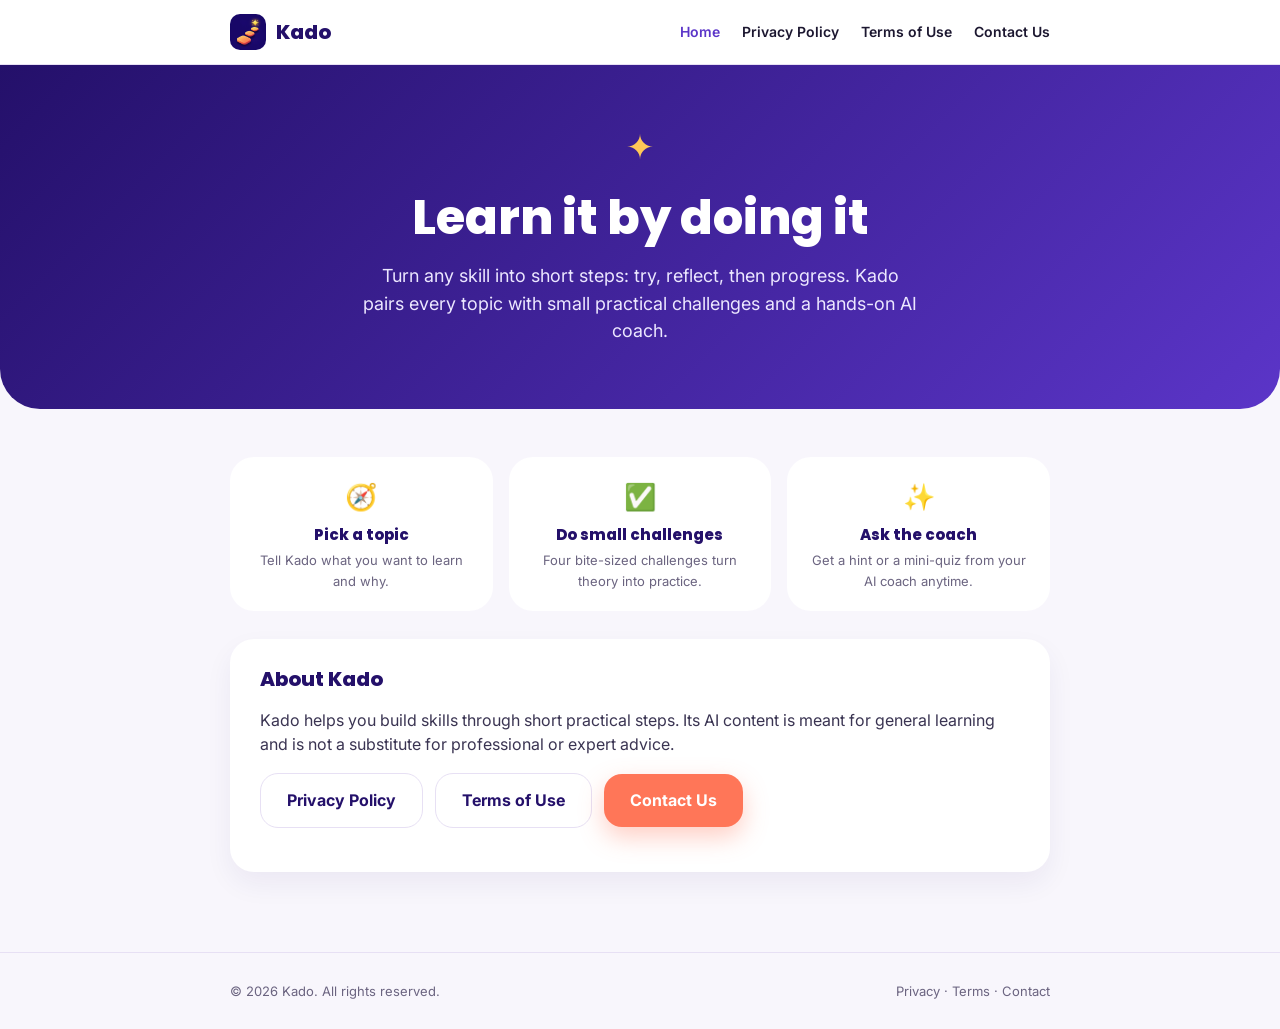
<file: site/index.html>
<!DOCTYPE html>
<html lang="en">
<head>
<meta charset="UTF-8">
<meta name="viewport" content="width=device-width, initial-scale=1.0">
<title>Kado — Learn it by doing it</title>
<meta name="description" content="Kado turns anything you want to learn into short, practical challenges, with an AI coach to guide you.">
<link rel="icon" href="assets/app-icon.png">
<link rel="stylesheet" href="assets/styles.css">
</head>
<body>

<header class="topbar">
  <div class="wrap">
    <div class="brand"><img src="assets/app-icon.png" alt="Kado"> Kado</div>
    <nav class="navlinks">
      <a href="index.html" class="active">Home</a>
      <a href="privacy.html">Privacy Policy</a>
      <a href="terms.html">Terms of Use</a>
      <a href="contact.html">Contact Us</a>
    </nav>
  </div>
</header>

<section class="hero">
  <div class="wrap">
    <div class="spark">✦</div>
    <h1>Learn it by doing it</h1>
    <p>Turn any skill into short steps: try, reflect, then progress. Kado pairs every topic with small practical challenges and a hands-on AI coach.</p>
  </div>
</section>

<main>
  <div class="wrap">
    <div class="grid3">
      <div class="stat-card">
        <div class="icon">🧭</div>
        <h3>Pick a topic</h3>
        <p>Tell Kado what you want to learn and why.</p>
      </div>
      <div class="stat-card">
        <div class="icon">✅</div>
        <h3>Do small challenges</h3>
        <p>Four bite-sized challenges turn theory into practice.</p>
      </div>
      <div class="stat-card">
        <div class="icon">✨</div>
        <h3>Ask the coach</h3>
        <p>Get a hint or a mini-quiz from your AI coach anytime.</p>
      </div>
    </div>

    <div class="card">
      <h2>About Kado</h2>
      <p>Kado helps you build skills through short practical steps. Its AI content is meant for general learning and is not a substitute for professional or expert advice.</p>
      <p style="margin-top:16px;">
        <a class="btn secondary" href="privacy.html">Privacy Policy</a>
        &nbsp;
        <a class="btn secondary" href="terms.html">Terms of Use</a>
        &nbsp;
        <a class="btn" href="contact.html">Contact Us</a>
      </p>
    </div>
  </div>
</main>

<footer>
  <div class="wrap">
    <span>© 2026 Kado. All rights reserved.</span>
    <span><a href="privacy.html">Privacy</a> · <a href="terms.html">Terms</a> · <a href="contact.html">Contact</a></span>
  </div>
</footer>

</body>
</html>
</file>
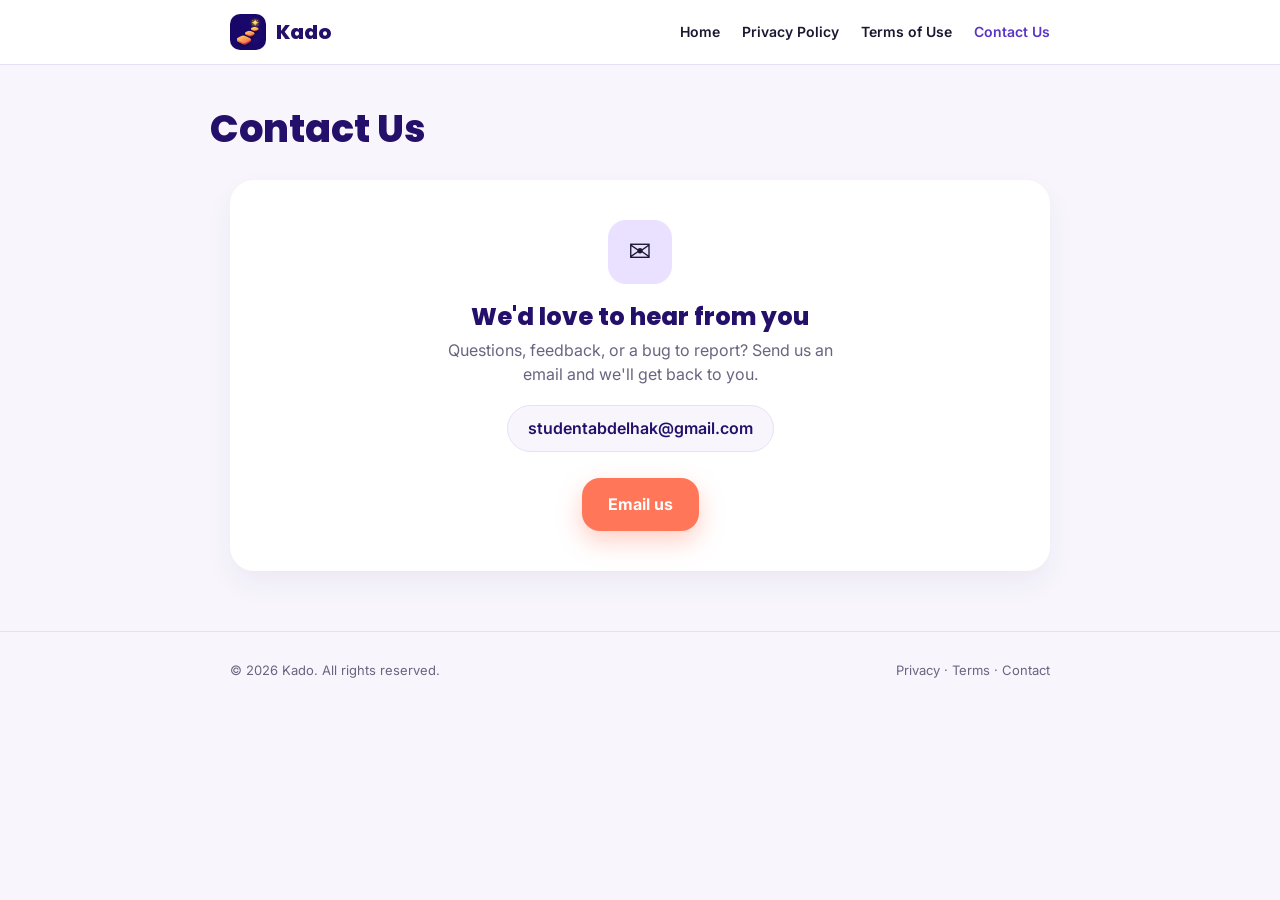
<file: site/contact.html>
<!DOCTYPE html>
<html lang="en">
<head>
<meta charset="UTF-8">
<meta name="viewport" content="width=device-width, initial-scale=1.0">
<title>Contact Us — Kado</title>
<link rel="icon" href="assets/app-icon.png">
<link rel="stylesheet" href="assets/styles.css">
</head>
<body>

<header class="topbar">
  <div class="wrap">
    <div class="brand"><img src="assets/app-icon.png" alt="Kado"> Kado</div>
    <nav class="navlinks">
      <a href="index.html">Home</a>
      <a href="privacy.html">Privacy Policy</a>
      <a href="terms.html">Terms of Use</a>
      <a href="contact.html" class="active">Contact Us</a>
    </nav>
  </div>
</header>

<div class="page-header wrap">
  <h1>Contact Us</h1>
</div>

<main>
  <div class="wrap">
    <div class="contact-card">
      <div class="icon-circle">✉️</div>
      <h2 style="margin-bottom:6px;">We'd love to hear from you</h2>
      <p style="color:#6B6480; max-width:420px; margin:0 auto;">
        Questions, feedback, or a bug to report? Send us an email and we'll get back to you.
      </p>
      <a class="email-pill" href="mailto:studentabdelhak@gmail.com">studentabdelhak@gmail.com</a>
      <div style="margin-top:26px;">
        <a class="btn" href="mailto:studentabdelhak@gmail.com">Email us</a>
      </div>
    </div>
  </div>
</main>

<footer>
  <div class="wrap">
    <span>© 2026 Kado. All rights reserved.</span>
    <span><a href="privacy.html">Privacy</a> · <a href="terms.html">Terms</a> · <a href="contact.html">Contact</a></span>
  </div>
</footer>

</body>
</html>
</file>
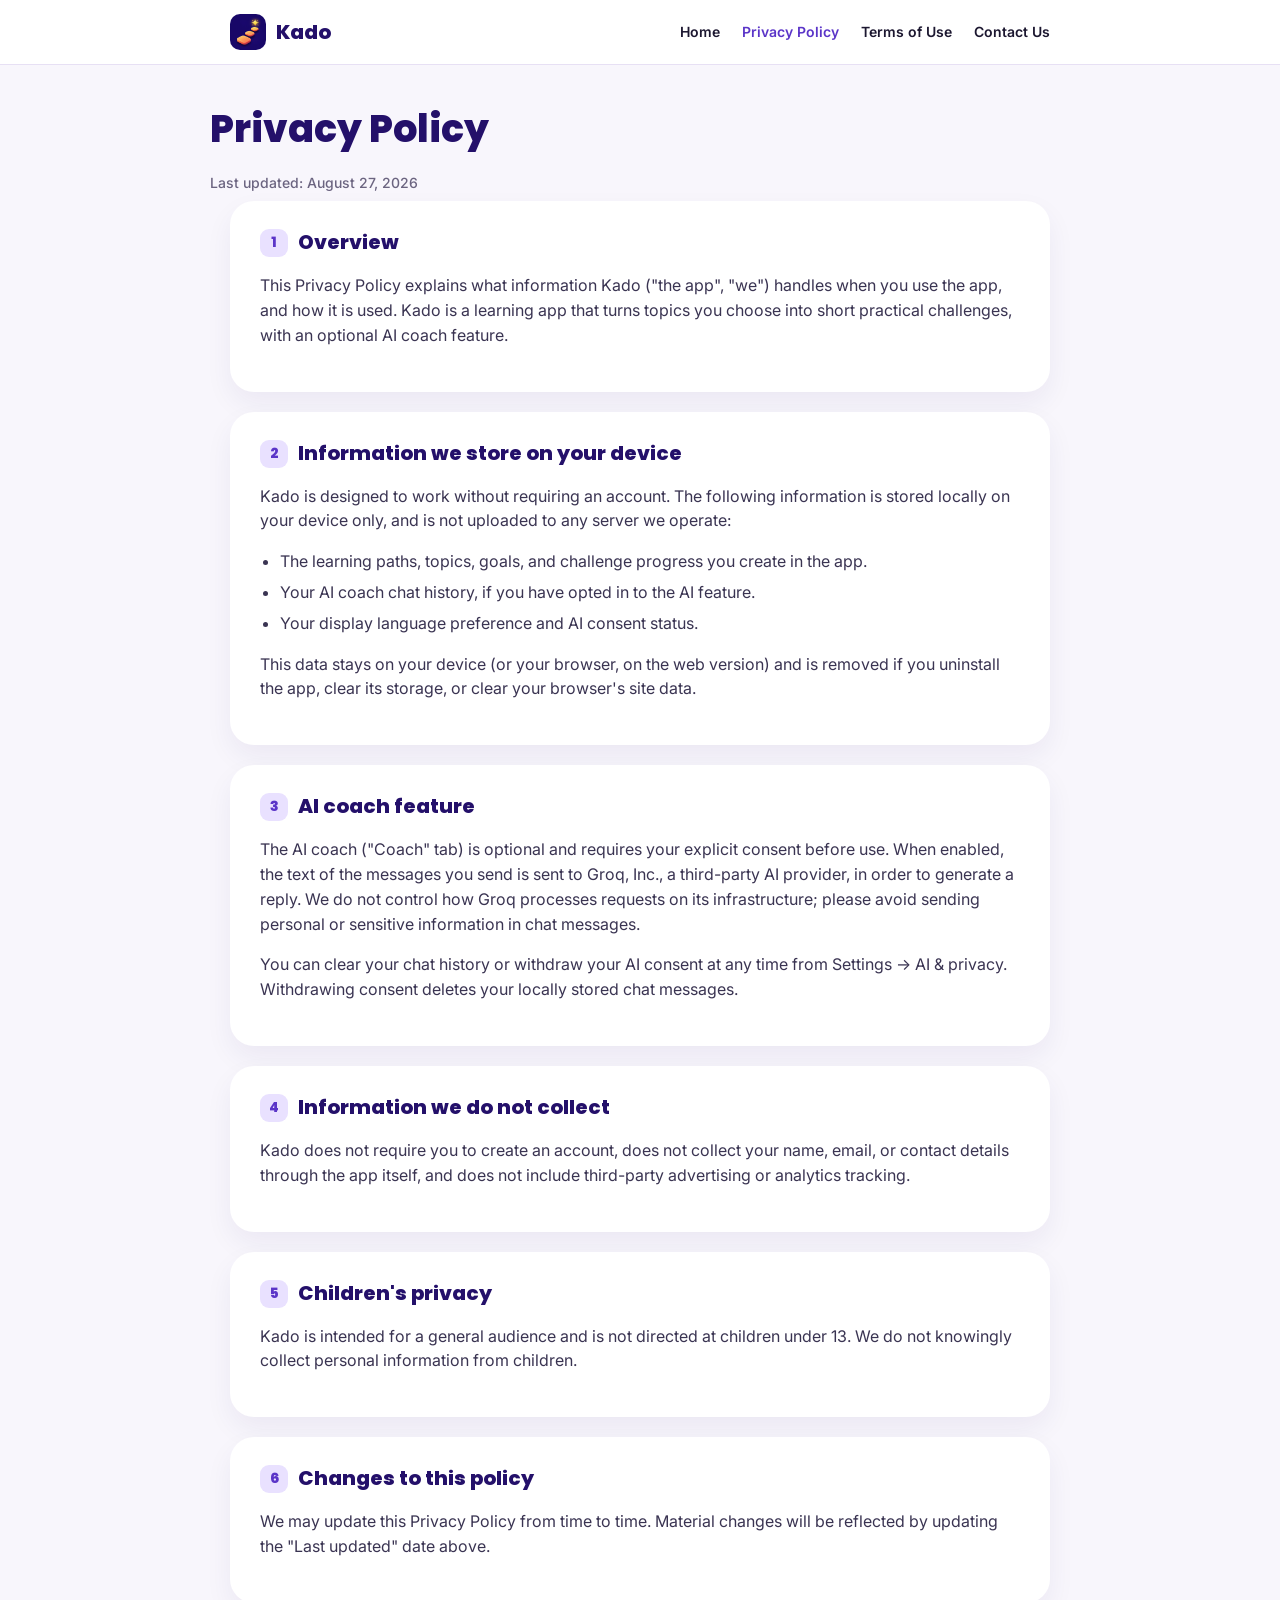
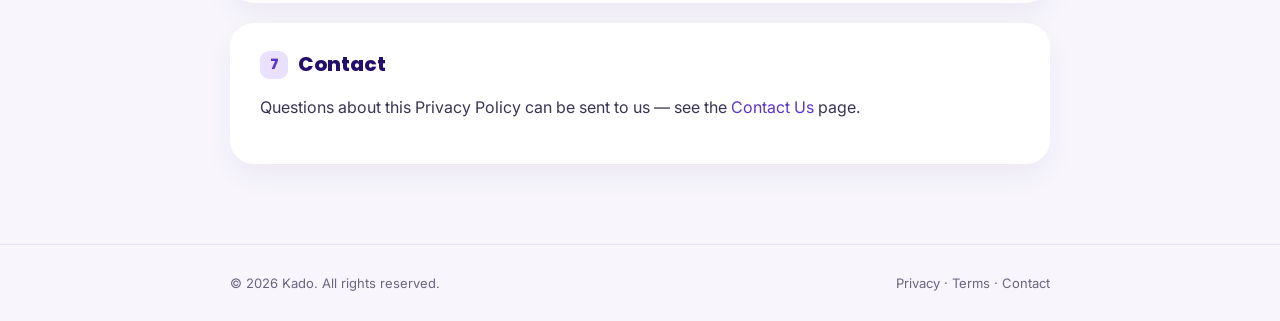
<file: site/privacy.html>
<!DOCTYPE html>
<html lang="en">
<head>
<meta charset="UTF-8">
<meta name="viewport" content="width=device-width, initial-scale=1.0">
<title>Privacy Policy — Kado</title>
<link rel="icon" href="assets/app-icon.png">
<link rel="stylesheet" href="assets/styles.css">
</head>
<body>

<header class="topbar">
  <div class="wrap">
    <div class="brand"><img src="assets/app-icon.png" alt="Kado"> Kado</div>
    <nav class="navlinks">
      <a href="index.html">Home</a>
      <a href="privacy.html" class="active">Privacy Policy</a>
      <a href="terms.html">Terms of Use</a>
      <a href="contact.html">Contact Us</a>
    </nav>
  </div>
</header>

<div class="page-header wrap">
  <h1>Privacy Policy</h1>
  <div class="updated">Last updated: August 27, 2026</div>
</div>

<main>
  <div class="wrap">

    <div class="card">
      <h2><span class="num">1</span>Overview</h2>
      <p>This Privacy Policy explains what information Kado ("the app", "we") handles when you use the app, and how it is used. Kado is a learning app that turns topics you choose into short practical challenges, with an optional AI coach feature.</p>
    </div>

    <div class="card">
      <h2><span class="num">2</span>Information we store on your device</h2>
      <p>Kado is designed to work without requiring an account. The following information is stored locally on your device only, and is not uploaded to any server we operate:</p>
      <ul>
        <li>The learning paths, topics, goals, and challenge progress you create in the app.</li>
        <li>Your AI coach chat history, if you have opted in to the AI feature.</li>
        <li>Your display language preference and AI consent status.</li>
      </ul>
      <p>This data stays on your device (or your browser, on the web version) and is removed if you uninstall the app, clear its storage, or clear your browser's site data.</p>
    </div>

    <div class="card">
      <h2><span class="num">3</span>AI coach feature</h2>
      <p>The AI coach ("Coach" tab) is optional and requires your explicit consent before use. When enabled, the text of the messages you send is sent to Groq, Inc., a third-party AI provider, in order to generate a reply. We do not control how Groq processes requests on its infrastructure; please avoid sending personal or sensitive information in chat messages.</p>
      <p>You can clear your chat history or withdraw your AI consent at any time from Settings → AI &amp; privacy. Withdrawing consent deletes your locally stored chat messages.</p>
    </div>

    <div class="card">
      <h2><span class="num">4</span>Information we do not collect</h2>
      <p>Kado does not require you to create an account, does not collect your name, email, or contact details through the app itself, and does not include third-party advertising or analytics tracking.</p>
    </div>

    <div class="card">
      <h2><span class="num">5</span>Children's privacy</h2>
      <p>Kado is intended for a general audience and is not directed at children under 13. We do not knowingly collect personal information from children.</p>
    </div>

    <div class="card">
      <h2><span class="num">6</span>Changes to this policy</h2>
      <p>We may update this Privacy Policy from time to time. Material changes will be reflected by updating the "Last updated" date above.</p>
    </div>

    <div class="card">
      <h2><span class="num">7</span>Contact</h2>
      <p>Questions about this Privacy Policy can be sent to us — see the <a href="contact.html">Contact Us</a> page.</p>
    </div>

  </div>
</main>

<footer>
  <div class="wrap">
    <span>© 2026 Kado. All rights reserved.</span>
    <span><a href="privacy.html">Privacy</a> · <a href="terms.html">Terms</a> · <a href="contact.html">Contact</a></span>
  </div>
</footer>

</body>
</html>
</file>
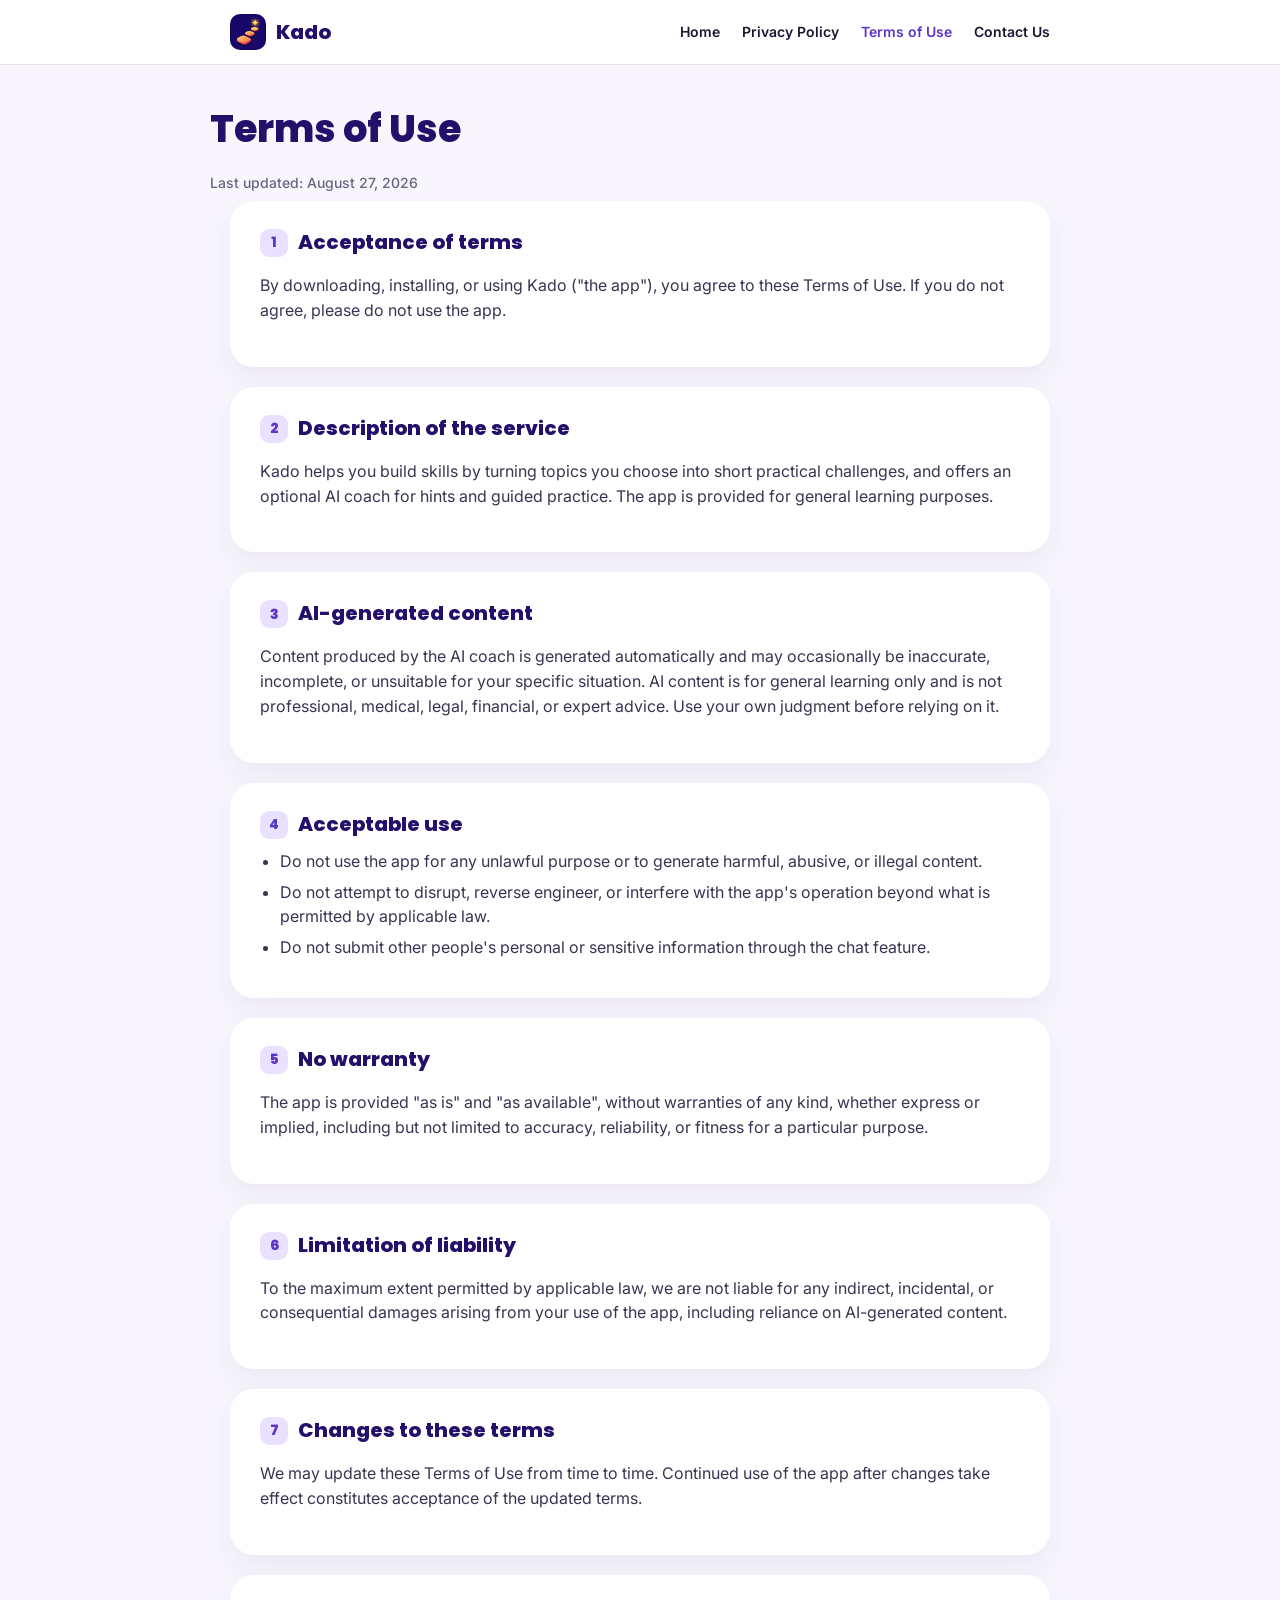
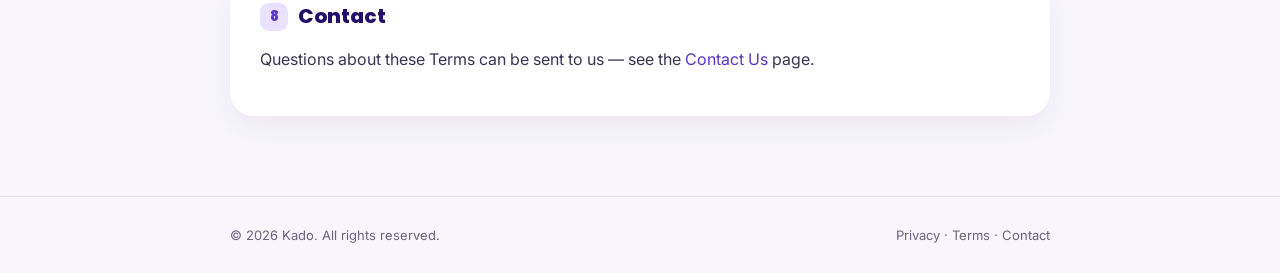
<file: site/terms.html>
<!DOCTYPE html>
<html lang="en">
<head>
<meta charset="UTF-8">
<meta name="viewport" content="width=device-width, initial-scale=1.0">
<title>Terms of Use — Kado</title>
<link rel="icon" href="assets/app-icon.png">
<link rel="stylesheet" href="assets/styles.css">
</head>
<body>

<header class="topbar">
  <div class="wrap">
    <div class="brand"><img src="assets/app-icon.png" alt="Kado"> Kado</div>
    <nav class="navlinks">
      <a href="index.html">Home</a>
      <a href="privacy.html">Privacy Policy</a>
      <a href="terms.html" class="active">Terms of Use</a>
      <a href="contact.html">Contact Us</a>
    </nav>
  </div>
</header>

<div class="page-header wrap">
  <h1>Terms of Use</h1>
  <div class="updated">Last updated: August 27, 2026</div>
</div>

<main>
  <div class="wrap">

    <div class="card">
      <h2><span class="num">1</span>Acceptance of terms</h2>
      <p>By downloading, installing, or using Kado ("the app"), you agree to these Terms of Use. If you do not agree, please do not use the app.</p>
    </div>

    <div class="card">
      <h2><span class="num">2</span>Description of the service</h2>
      <p>Kado helps you build skills by turning topics you choose into short practical challenges, and offers an optional AI coach for hints and guided practice. The app is provided for general learning purposes.</p>
    </div>

    <div class="card">
      <h2><span class="num">3</span>AI-generated content</h2>
      <p>Content produced by the AI coach is generated automatically and may occasionally be inaccurate, incomplete, or unsuitable for your specific situation. AI content is for general learning only and is not professional, medical, legal, financial, or expert advice. Use your own judgment before relying on it.</p>
    </div>

    <div class="card">
      <h2><span class="num">4</span>Acceptable use</h2>
      <ul>
        <li>Do not use the app for any unlawful purpose or to generate harmful, abusive, or illegal content.</li>
        <li>Do not attempt to disrupt, reverse engineer, or interfere with the app's operation beyond what is permitted by applicable law.</li>
        <li>Do not submit other people's personal or sensitive information through the chat feature.</li>
      </ul>
    </div>

    <div class="card">
      <h2><span class="num">5</span>No warranty</h2>
      <p>The app is provided "as is" and "as available", without warranties of any kind, whether express or implied, including but not limited to accuracy, reliability, or fitness for a particular purpose.</p>
    </div>

    <div class="card">
      <h2><span class="num">6</span>Limitation of liability</h2>
      <p>To the maximum extent permitted by applicable law, we are not liable for any indirect, incidental, or consequential damages arising from your use of the app, including reliance on AI-generated content.</p>
    </div>

    <div class="card">
      <h2><span class="num">7</span>Changes to these terms</h2>
      <p>We may update these Terms of Use from time to time. Continued use of the app after changes take effect constitutes acceptance of the updated terms.</p>
    </div>

    <div class="card">
      <h2><span class="num">8</span>Contact</h2>
      <p>Questions about these Terms can be sent to us — see the <a href="contact.html">Contact Us</a> page.</p>
    </div>

  </div>
</main>

<footer>
  <div class="wrap">
    <span>© 2026 Kado. All rights reserved.</span>
    <span><a href="privacy.html">Privacy</a> · <a href="terms.html">Terms</a> · <a href="contact.html">Contact</a></span>
  </div>
</footer>

</body>
</html>
</file>
<file: site/assets/styles.css>
@import url('https://fonts.googleapis.com/css2?family=Poppins:wght@600;700;800&family=Inter:wght@400;500;600&display=swap');

:root {
  --indigo: #24106A;
  --violet: #5B35C8;
  --coral: #FF7658;
  --gold: #FFC857;
  --canvas: #F8F6FC;
  --ink: #1C1730;
  --muted: #6B6480;
  --border: #E7E0F4;
  --card-radius: 24px;
  --control-radius: 18px;
}

* { box-sizing: border-box; }

html, body {
  margin: 0;
  padding: 0;
  background: var(--canvas);
  color: var(--ink);
  font-family: 'Inter', system-ui, -apple-system, sans-serif;
  line-height: 1.55;
  -webkit-font-smoothing: antialiased;
}

h1, h2, h3 {
  font-family: 'Poppins', 'Inter', sans-serif;
  font-weight: 800;
  line-height: 1.25;
  margin: 0 0 0.5em;
  color: var(--indigo);
}

a { color: var(--violet); text-decoration: none; }
a:hover { text-decoration: underline; }

.wrap {
  max-width: 860px;
  margin: 0 auto;
  padding: 0 20px;
}

/* Top nav */
.topbar {
  background: #fff;
  border-bottom: 1px solid var(--border);
  position: sticky;
  top: 0;
  z-index: 10;
}
.topbar .wrap {
  display: flex;
  align-items: center;
  justify-content: space-between;
  padding-top: 14px;
  padding-bottom: 14px;
}
.brand {
  display: flex;
  align-items: center;
  gap: 10px;
  font-family: 'Poppins', sans-serif;
  font-weight: 800;
  font-size: 20px;
  color: var(--indigo);
}
.brand img {
  width: 36px;
  height: 36px;
  border-radius: 10px;
  display: block;
}
.navlinks {
  display: flex;
  gap: 22px;
  font-weight: 600;
  font-size: 14px;
}
.navlinks a { color: var(--ink); }
.navlinks a.active { color: var(--violet); }

/* Hero */
.hero {
  background: linear-gradient(135deg, var(--indigo), var(--violet));
  color: #fff;
  border-radius: 0 0 40px 40px;
  padding: 56px 0 64px;
  margin-bottom: 48px;
}
.hero .wrap { text-align: center; }
.hero .spark { font-size: 34px; color: var(--gold); margin-bottom: 14px; }
.hero h1 {
  color: #fff;
  font-size: clamp(32px, 5vw, 48px);
  margin-bottom: 14px;
}
.hero p {
  color: #ECE7FF;
  font-size: 18px;
  max-width: 560px;
  margin: 0 auto;
}

/* Page header (non-hero pages) */
.page-header {
  padding: 40px 0 8px;
}
.page-header h1 { font-size: clamp(28px, 4vw, 38px); }
.page-header .updated {
  color: var(--muted);
  font-size: 14px;
  font-weight: 500;
}

/* Cards */
.card {
  background: #fff;
  border-radius: var(--card-radius);
  padding: 28px 30px;
  margin-bottom: 20px;
  box-shadow: 0 12px 28px rgba(36, 16, 106, 0.06);
}
.card h2 {
  font-size: 20px;
  margin-bottom: 10px;
}
.card h2 .num {
  display: inline-flex;
  align-items: center;
  justify-content: center;
  width: 28px;
  height: 28px;
  border-radius: 9px;
  background: #E9E1FF;
  color: var(--violet);
  font-size: 14px;
  margin-inline-end: 10px;
  vertical-align: middle;
}
.card p, .card li { color: #3A3452; }
.card ul { padding-inline-start: 20px; margin: 10px 0; }
.card li { margin-bottom: 6px; }

main { padding-bottom: 60px; }

/* Buttons */
.btn {
  display: inline-flex;
  align-items: center;
  gap: 8px;
  background: var(--coral);
  color: #fff !important;
  font-weight: 700;
  padding: 14px 26px;
  border-radius: var(--control-radius);
  text-decoration: none !important;
  box-shadow: 0 10px 24px rgba(255, 118, 88, 0.35);
}
.btn:hover { filter: brightness(1.05); }
.btn.secondary {
  background: #fff;
  color: var(--indigo) !important;
  border: 1px solid var(--border);
  box-shadow: none;
}

.grid3 {
  display: grid;
  grid-template-columns: repeat(3, 1fr);
  gap: 16px;
  margin: 28px 0;
}
@media (max-width: 640px) {
  .grid3 { grid-template-columns: 1fr; }
  .navlinks { gap: 14px; font-size: 13px; }
}
.stat-card {
  background: #fff;
  border-radius: var(--card-radius);
  padding: 20px;
  text-align: center;
}
.stat-card .icon { font-size: 26px; margin-bottom: 8px; }
.stat-card h3 { font-size: 15px; margin: 0 0 6px; }
.stat-card p { font-size: 13px; color: var(--muted); margin: 0; }

/* Contact */
.contact-card {
  background: #fff;
  border-radius: var(--card-radius);
  padding: 40px;
  text-align: center;
  box-shadow: 0 12px 28px rgba(36, 16, 106, 0.06);
}
.contact-card .icon-circle {
  width: 64px;
  height: 64px;
  border-radius: 18px;
  background: #E9E1FF;
  display: flex;
  align-items: center;
  justify-content: center;
  margin: 0 auto 18px;
  font-size: 28px;
}
.email-pill {
  display: inline-block;
  margin-top: 18px;
  background: var(--canvas);
  border: 1px solid var(--border);
  border-radius: 999px;
  padding: 10px 20px;
  font-weight: 600;
  color: var(--indigo) !important;
}

footer {
  border-top: 1px solid var(--border);
  padding: 28px 0;
  color: var(--muted);
  font-size: 13px;
}
footer .wrap {
  display: flex;
  justify-content: space-between;
  flex-wrap: wrap;
  gap: 10px;
}
footer a { color: var(--muted); }
</file>
